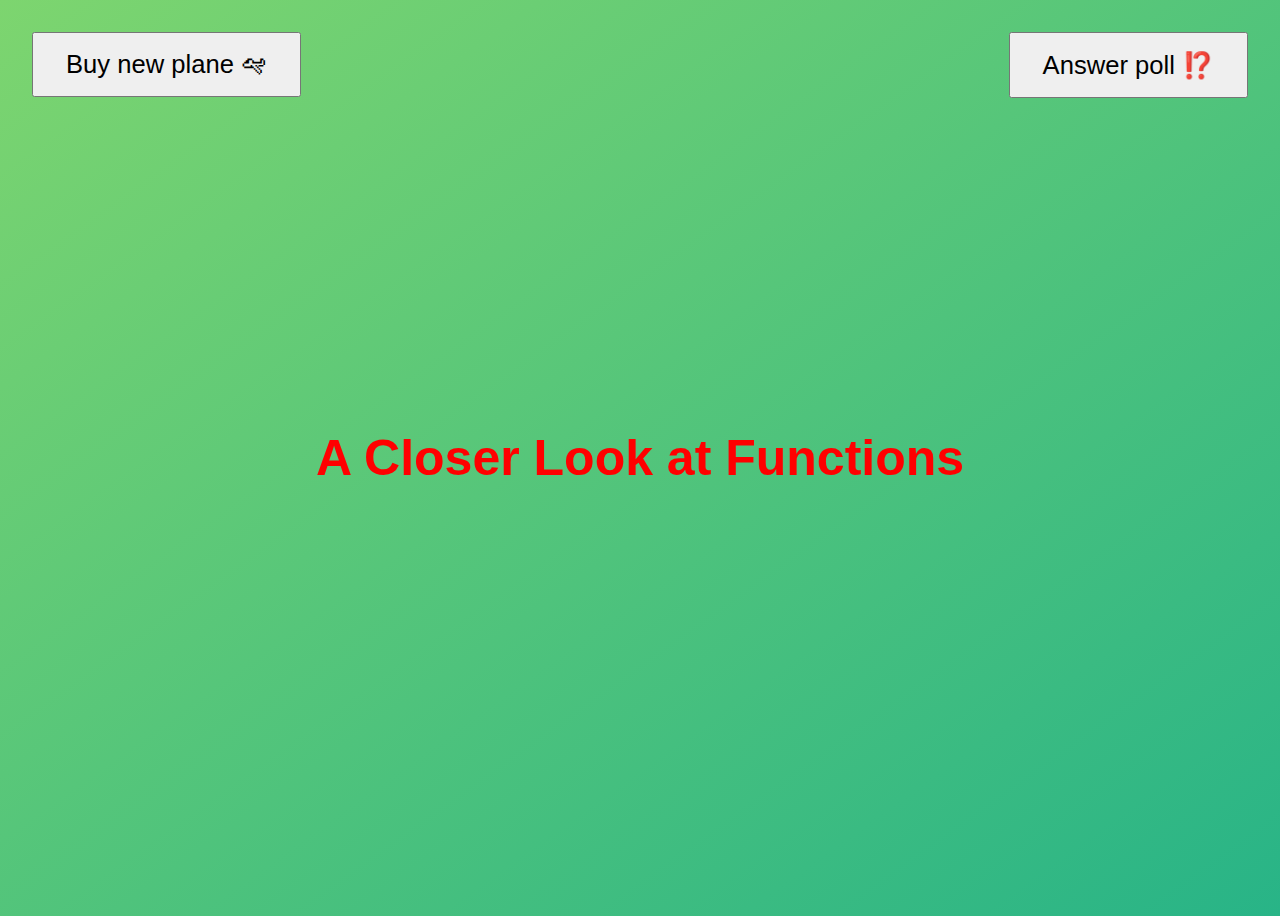
<file: Learnings/Section_10 - Functions/index.html>
<!DOCTYPE html>
<html lang="en">
  <head>
    <meta charset="UTF-8" />
    <meta name="viewport" content="width=device-width, initial-scale=1.0" />
    <meta http-equiv="X-UA-Compatible" content="ie=edge" />
    <title>A Closer Look at Functions</title>
    <style>
      body {
        height: 100vh;
        display: flex;
        align-items: center;
        background: linear-gradient(to top left, #28b487, #7dd56f);
      }
      h1 {
        font-family: sans-serif;
        font-size: 50px;
        line-height: 1.3;
        width: 100%;
        padding: 30px;
        text-align: center;
        color: white;
      }
      .buy,
      .poll {
        font-size: 1.6rem;
        padding: 1rem 2rem;
        position: absolute;
        top: 2rem;
      }
      .buy {
        left: 2rem;
      }
      .poll {
        right: 2rem;
      }
    </style>
  </head>
  <body>
    <h1>A Closer Look at Functions</h1>
    <button class="buy">Buy new plane 🛩</button>
    <button class="poll">Answer poll ⁉️</button>
    <script src="Functions.js"></script>
  </body>
</html>
</file>
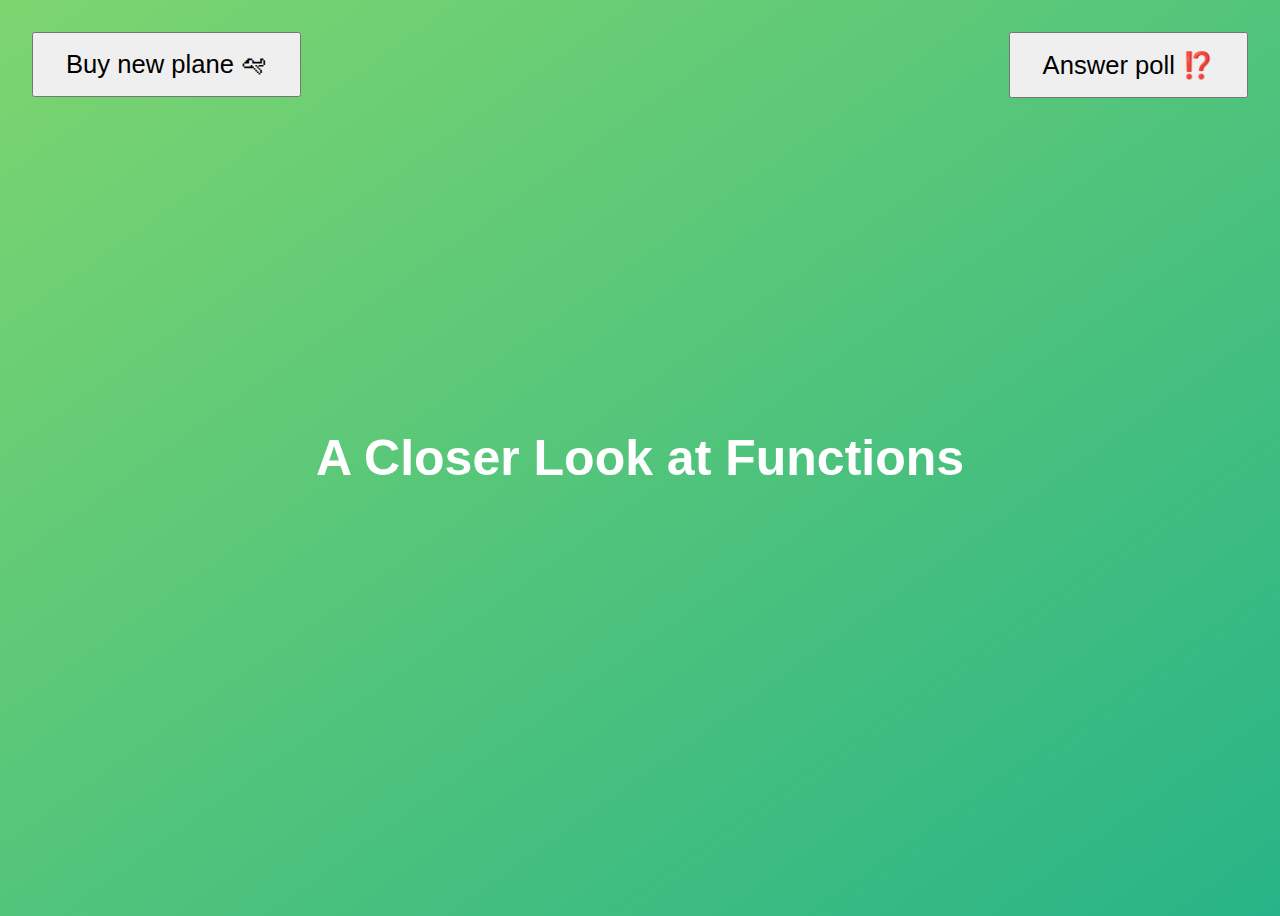
<file: Learnings/Section_10 - HOF/index.html>
<!DOCTYPE html>
<html lang="en">
  <head>
    <meta charset="UTF-8" />
    <meta name="viewport" content="width=device-width, initial-scale=1.0" />
    <meta http-equiv="X-UA-Compatible" content="ie=edge" />
    <title>A Closer Look at Functions</title>
    <style>
      body {
        height: 100vh;
        display: flex;
        align-items: center;
        background: linear-gradient(to top left, #28b487, #7dd56f);
      }
      h1 {
        font-family: sans-serif;
        font-size: 50px;
        line-height: 1.3;
        width: 100%;
        padding: 30px;
        text-align: center;
        color: white;
      }
      .buy,
      .poll {
        font-size: 1.6rem;
        padding: 1rem 2rem;
        position: absolute;
        top: 2rem;
      }
      .buy {
        left: 2rem;
      }
      .poll {
        right: 2rem;
      }
    </style>
  </head>
  <body>
    <h1>A Closer Look at Functions</h1>
    <button class="buy">Buy new plane 🛩</button>
    <button class="poll">Answer poll ⁉️</button>
    <script src="HOF.js"></script>
  </body>
</html>
</file>
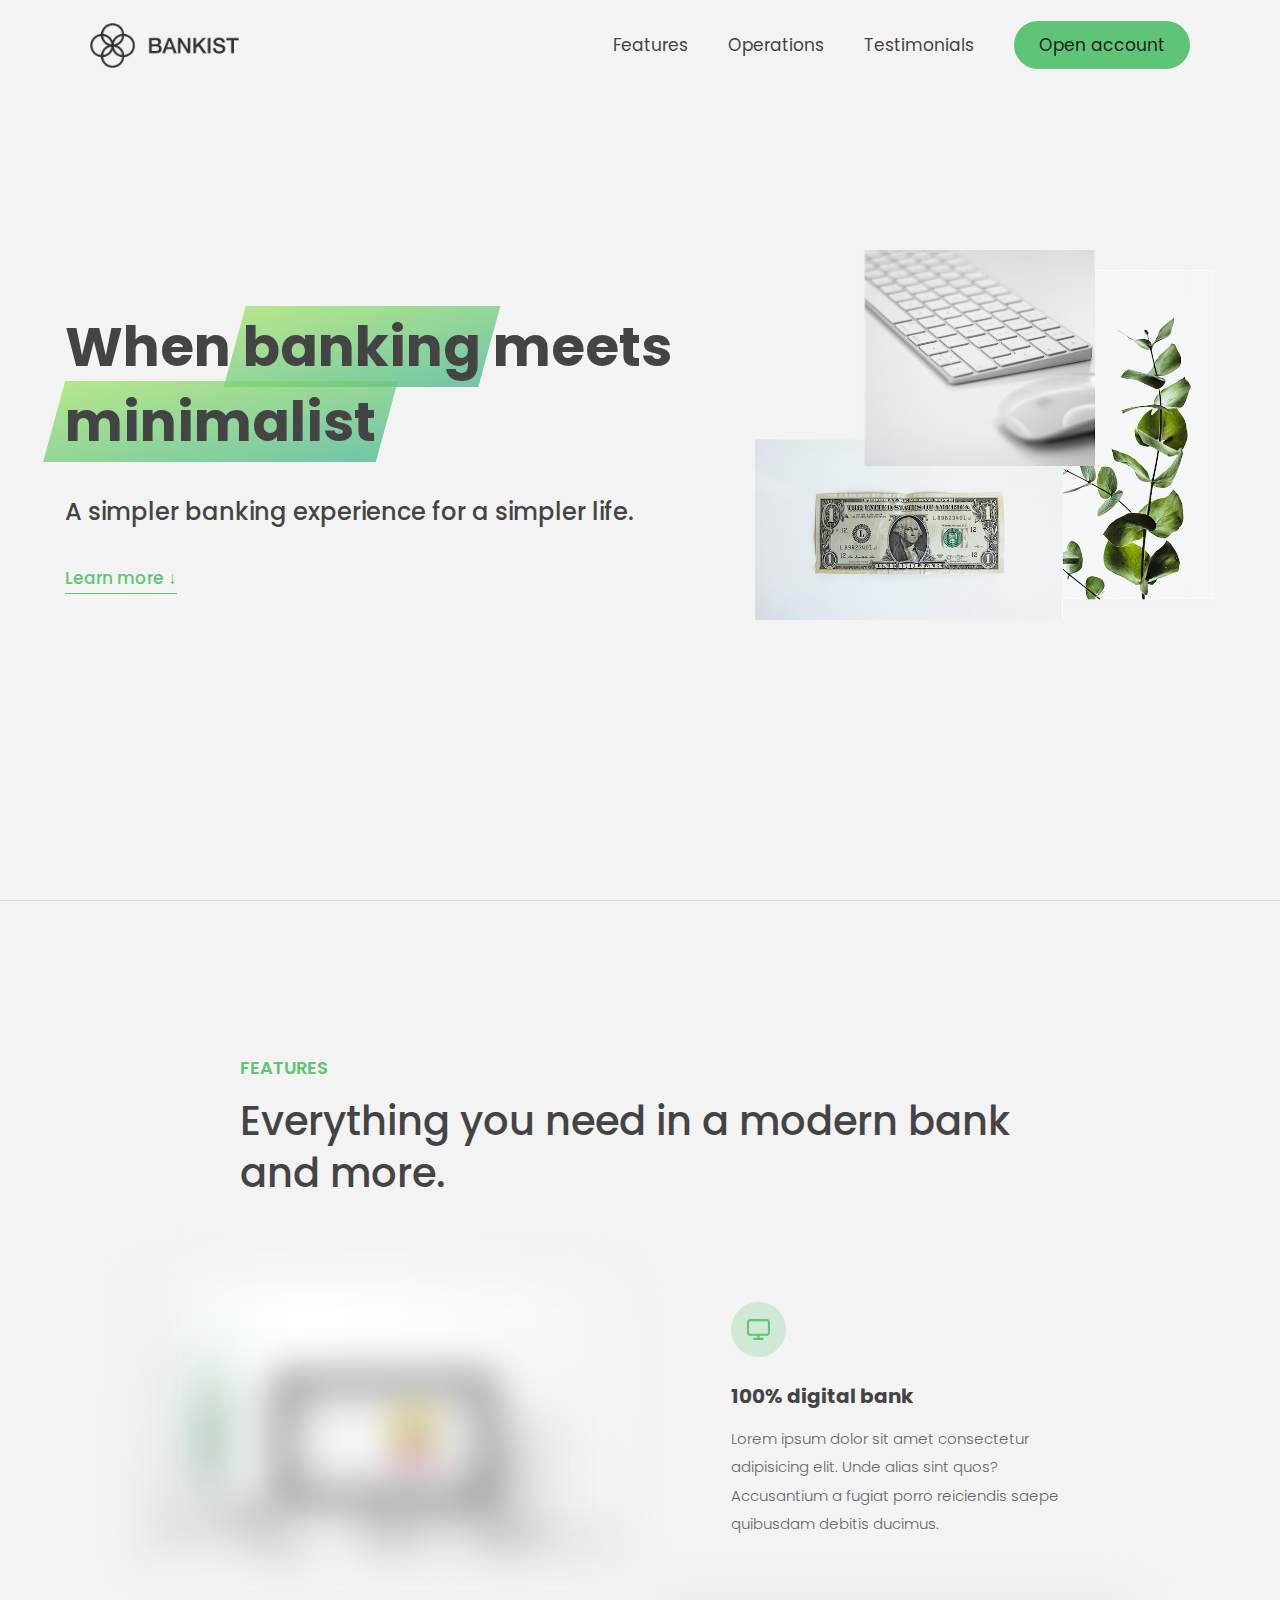
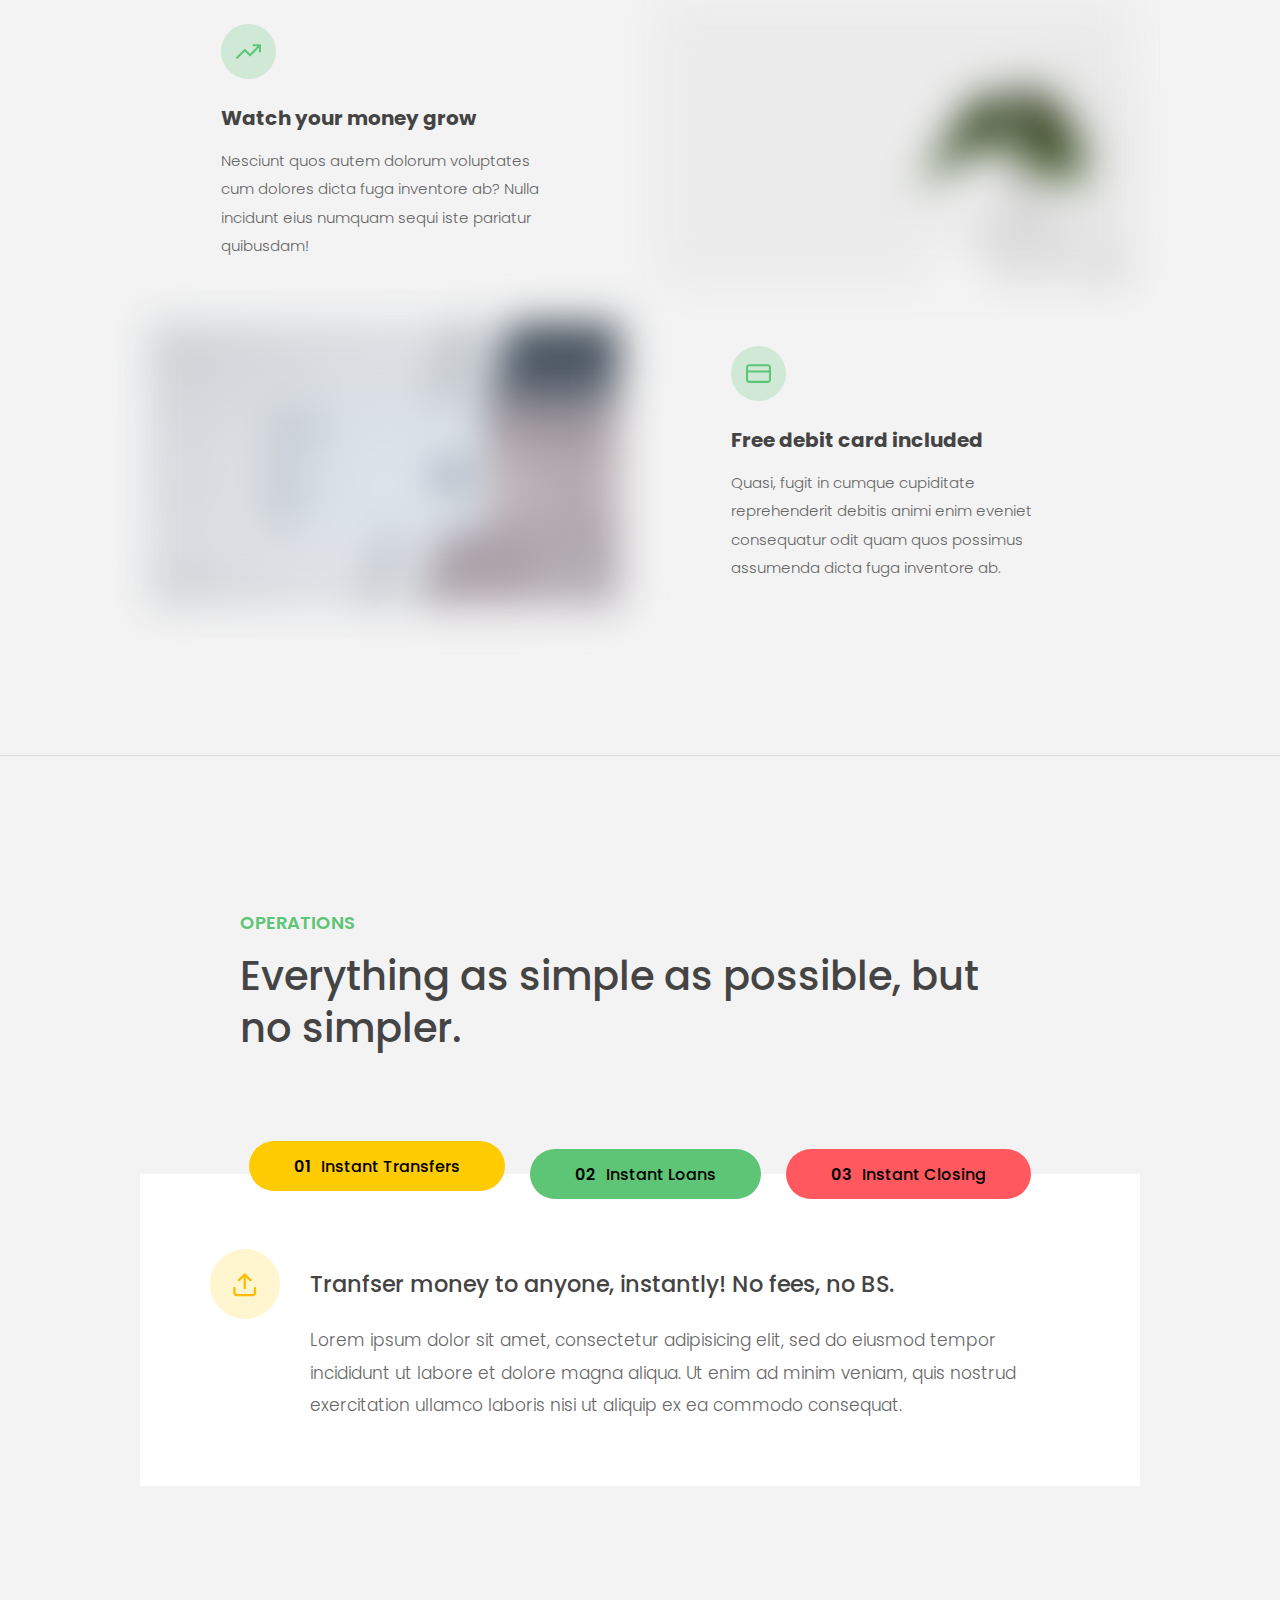
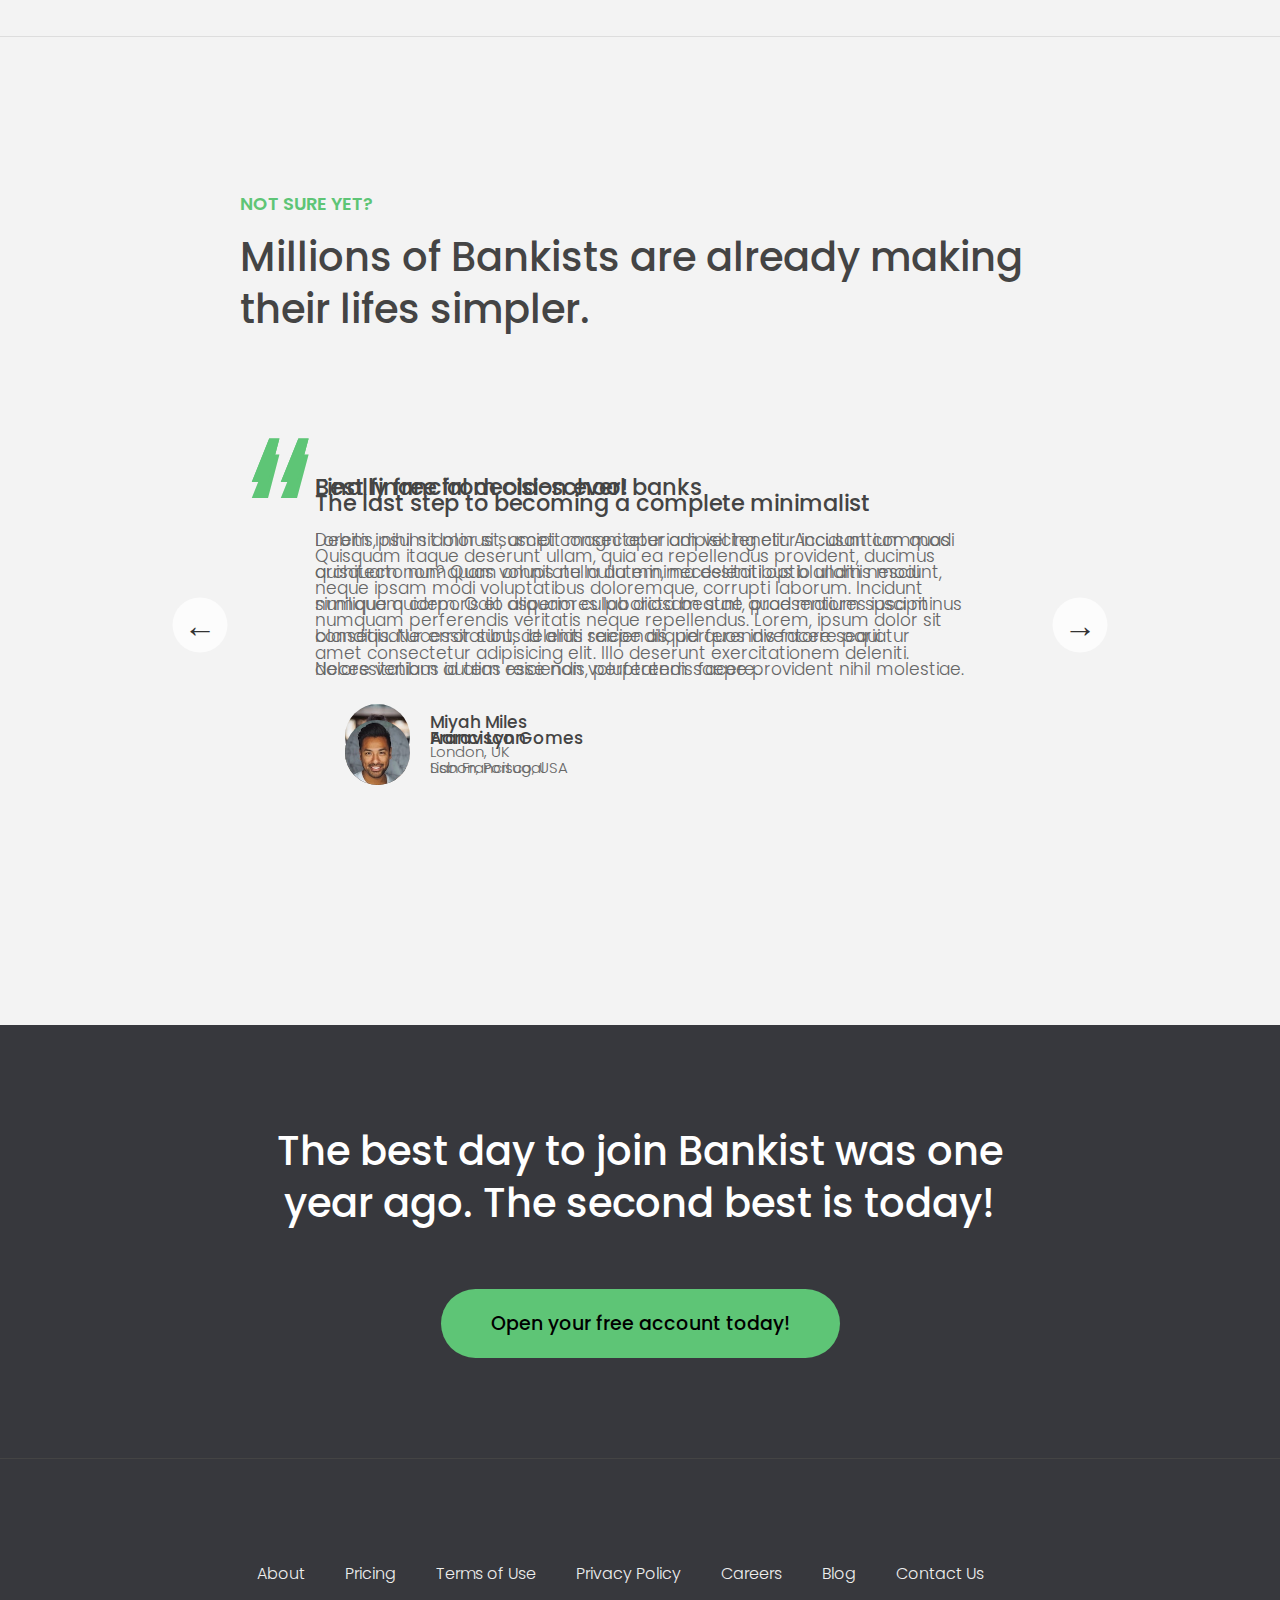
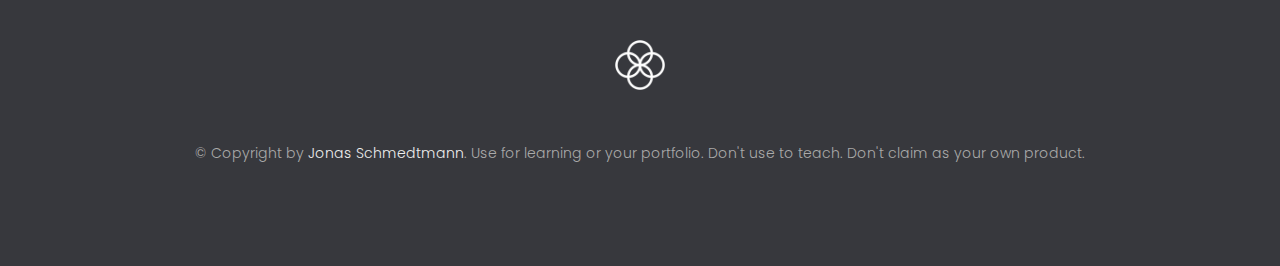
<file: Learnings/Section_13 - advance_DOM/index.html>
<!DOCTYPE html>
<html lang="en">
  <head>
    <meta charset="UTF-8" />
    <meta name="viewport" content="width=device-width, initial-scale=1.0" />
    <meta http-equiv="X-UA-Compatible" content="ie=edge" />
    <link rel="shortcut icon" type="image/png" href="img/icon.png" />

    <link
      href="https://fonts.googleapis.com/css?family=Poppins:300,400,500,600&display=swap"
      rel="stylesheet"
    />
    <link rel="stylesheet" href="style.css" />
    <title>Bankist | When Banking meets Minimalist</title>
  </head>
  <body>
    <header class="header">
      <nav class="nav">
        <img
          src="img/logo.png"
          alt="Bankist logo"
          class="nav__logo"
          id="logo"
        />
        <ul class="nav__links">
          <li class="nav__item">
            <a class="nav__link" href="#section--1">Features</a>
          </li>
          <li class="nav__item">
            <a class="nav__link" href="#section--2">Operations</a>
          </li>
          <li class="nav__item">
            <a class="nav__link" href="#section--3">Testimonials</a>
          </li>
          <li class="nav__item">
            <a class="nav__link nav__link--btn btn--show-modal" href="#"
              >Open account</a
            >
          </li>
        </ul>
      </nav>

      <div class="header__title">
        <h1>
          When
          <!-- Green highlight effect -->
          <span class="highlight">banking</span>
          meets<br />
          <span class="highlight">minimalist</span>
        </h1>
        <h4>A simpler banking experience for a simpler life.</h4>
        <button class="btn--text btn--scroll-to">Learn more &DownArrow;</button>
        <img
          src="img/hero.png"
          class="header__img"
          alt="Minimalist bank items"
        />
      </div>
    </header>

    <section class="section" id="section--1">
      <div class="section__title">
        <h2 class="section__description">Features</h2>
        <h3 class="section__header">
          Everything you need in a modern bank and more.
        </h3>
      </div>

      <div class="features">
        <img
          src="img/digital-lazy.jpg"
          data-src="img/digital.jpg"
          alt="Computer"
          class="features__img lazy-img"
        />
        <div class="features__feature">
          <div class="features__icon">
            <svg>
              <use xlink:href="img/icons.svg#icon-monitor"></use>
            </svg>
          </div>
          <h5 class="features__header">100% digital bank</h5>
          <p>
            Lorem ipsum dolor sit amet consectetur adipisicing elit. Unde alias
            sint quos? Accusantium a fugiat porro reiciendis saepe quibusdam
            debitis ducimus.
          </p>
        </div>

        <div class="features__feature">
          <div class="features__icon">
            <svg>
              <use xlink:href="img/icons.svg#icon-trending-up"></use>
            </svg>
          </div>
          <h5 class="features__header">Watch your money grow</h5>
          <p>
            Nesciunt quos autem dolorum voluptates cum dolores dicta fuga
            inventore ab? Nulla incidunt eius numquam sequi iste pariatur
            quibusdam!
          </p>
        </div>
        <img
          src="img/grow-lazy.jpg"
          data-src="img/grow.jpg"
          alt="Plant"
          class="features__img lazy-img"
        />

        <img
          src="img/card-lazy.jpg"
          data-src="img/card.jpg"
          alt="Credit card"
          class="features__img lazy-img"
        />
        <div class="features__feature">
          <div class="features__icon">
            <svg>
              <use xlink:href="img/icons.svg#icon-credit-card"></use>
            </svg>
          </div>
          <h5 class="features__header">Free debit card included</h5>
          <p>
            Quasi, fugit in cumque cupiditate reprehenderit debitis animi enim
            eveniet consequatur odit quam quos possimus assumenda dicta fuga
            inventore ab.
          </p>
        </div>
      </div>
    </section>

    <section class="section" id="section--2">
      <div class="section__title">
        <h2 class="section__description">Operations</h2>
        <h3 class="section__header">
          Everything as simple as possible, but no simpler.
        </h3>
      </div>

      <div class="operations">
        <div class="operations__tab-container">
          <button
            class="btn operations__tab operations__tab--1 operations__tab--active"
            data-tab="1"
          >
            <span>01</span>Instant Transfers
          </button>
          <button class="btn operations__tab operations__tab--2" data-tab="2">
            <span>02</span>Instant Loans
          </button>
          <button class="btn operations__tab operations__tab--3" data-tab="3">
            <span>03</span>Instant Closing
          </button>
        </div>
        <div
          class="operations__content operations__content--1 operations__content--active"
        >
          <div class="operations__icon operations__icon--1">
            <svg>
              <use xlink:href="img/icons.svg#icon-upload"></use>
            </svg>
          </div>
          <h5 class="operations__header">
            Tranfser money to anyone, instantly! No fees, no BS.
          </h5>
          <p>
            Lorem ipsum dolor sit amet, consectetur adipisicing elit, sed do
            eiusmod tempor incididunt ut labore et dolore magna aliqua. Ut enim
            ad minim veniam, quis nostrud exercitation ullamco laboris nisi ut
            aliquip ex ea commodo consequat.
          </p>
        </div>

        <div class="operations__content operations__content--2">
          <div class="operations__icon operations__icon--2">
            <svg>
              <use xlink:href="img/icons.svg#icon-home"></use>
            </svg>
          </div>
          <h5 class="operations__header">
            Buy a home or make your dreams come true, with instant loans.
          </h5>
          <p>
            Duis aute irure dolor in reprehenderit in voluptate velit esse
            cillum dolore eu fugiat nulla pariatur. Excepteur sint occaecat
            cupidatat non proident, sunt in culpa qui officia deserunt mollit
            anim id est laborum.
          </p>
        </div>
        <div class="operations__content operations__content--3">
          <div class="operations__icon operations__icon--3">
            <svg>
              <use xlink:href="img/icons.svg#icon-user-x"></use>
            </svg>
          </div>
          <h5 class="operations__header">
            No longer need your account? No problem! Close it instantly.
          </h5>
          <p>
            Excepteur sint occaecat cupidatat non proident, sunt in culpa qui
            officia deserunt mollit anim id est laborum. Ut enim ad minim
            veniam, quis nostrud exercitation ullamco laboris nisi ut aliquip ex
            ea commodo consequat.
          </p>
        </div>
      </div>
    </section>

    <section class="section" id="section--3">
      <div class="section__title section__title--testimonials">
        <h2 class="section__description">Not sure yet?</h2>
        <h3 class="section__header">
          Millions of Bankists are already making their lifes simpler.
        </h3>
      </div>

      <div class="slider">
        <div class="slide slide--1">
          <div class="testimonial">
            <h5 class="testimonial__header">Best financial decision ever!</h5>
            <blockquote class="testimonial__text">
              Lorem ipsum dolor sit, amet consectetur adipisicing elit.
              Accusantium quas quisquam non? Quas voluptate nulla minima
              deleniti optio ullam nesciunt, numquam corporis et asperiores
              laboriosam sunt, praesentium suscipit blanditiis. Necessitatibus
              id alias reiciendis, perferendis facere pariatur dolore veniam
              autem esse non voluptatem saepe provident nihil molestiae.
            </blockquote>
            <address class="testimonial__author">
              <img src="img/user-1.jpg" alt="" class="testimonial__photo" />
              <h6 class="testimonial__name">Aarav Lynn</h6>
              <p class="testimonial__location">San Francisco, USA</p>
            </address>
          </div>
        </div>

        <div class="slide slide--2">
          <div class="testimonial">
            <h5 class="testimonial__header">
              The last step to becoming a complete minimalist
            </h5>
            <blockquote class="testimonial__text">
              Quisquam itaque deserunt ullam, quia ea repellendus provident,
              ducimus neque ipsam modi voluptatibus doloremque, corrupti
              laborum. Incidunt numquam perferendis veritatis neque repellendus.
              Lorem, ipsum dolor sit amet consectetur adipisicing elit. Illo
              deserunt exercitationem deleniti.
            </blockquote>
            <address class="testimonial__author">
              <img src="img/user-2.jpg" alt="" class="testimonial__photo" />
              <h6 class="testimonial__name">Miyah Miles</h6>
              <p class="testimonial__location">London, UK</p>
            </address>
          </div>
        </div>

        <div class="slide slide--3">
          <div class="testimonial">
            <h5 class="testimonial__header">
              Finally free from old-school banks
            </h5>
            <blockquote class="testimonial__text">
              Debitis, nihil sit minus suscipit magni aperiam vel tenetur
              incidunt commodi architecto numquam omnis nulla autem,
              necessitatibus blanditiis modi similique quidem. Odio aliquam
              culpa dicta beatae quod maiores ipsa minus consequatur error sunt,
              deleniti saepe aliquid quos inventore sequi. Necessitatibus id
              alias reiciendis, perferendis facere.
            </blockquote>
            <address class="testimonial__author">
              <img src="img/user-3.jpg" alt="" class="testimonial__photo" />
              <h6 class="testimonial__name">Francisco Gomes</h6>
              <p class="testimonial__location">Lisbon, Portugal</p>
            </address>
          </div>
        </div>

        <!-- <div class="slide"><img src="img/img-1.jpg" alt="Photo 1" /></div>
        <div class="slide"><img src="img/img-2.jpg" alt="Photo 2" /></div>
        <div class="slide"><img src="img/img-3.jpg" alt="Photo 3" /></div>
        <div class="slide"><img src="img/img-4.jpg" alt="Photo 4" /></div> -->
        <button class="slider__btn slider__btn--left">&larr;</button>
        <button class="slider__btn slider__btn--right">&rarr;</button>
        <div class="dots"></div>
      </div>
    </section>

    <section class="section section--sign-up">
      <div class="section__title">
        <h3 class="section__header">
          The best day to join Bankist was one year ago. The second best is
          today!
        </h3>
      </div>
      <button class="btn btn--show-modal">Open your free account today!</button>
    </section>

    <footer class="footer">
      <ul class="footer__nav">
        <li class="footer__item">
          <a class="footer__link" href="#">About</a>
        </li>
        <li class="footer__item">
          <a class="footer__link" href="#">Pricing</a>
        </li>
        <li class="footer__item">
          <a class="footer__link" href="#">Terms of Use</a>
        </li>
        <li class="footer__item">
          <a class="footer__link" href="#">Privacy Policy</a>
        </li>
        <li class="footer__item">
          <a class="footer__link" href="#">Careers</a>
        </li>
        <li class="footer__item">
          <a class="footer__link" href="#">Blog</a>
        </li>
        <li class="footer__item">
          <a class="footer__link" href="#">Contact Us</a>
        </li>
      </ul>
      <img src="img/icon.png" alt="Logo" class="footer__logo" />
      <p class="footer__copyright">
        &copy; Copyright by
        <a
          class="footer__link twitter-link"
          target="_blank"
          href="https://twitter.com/jonasschmedtman"
          >Jonas Schmedtmann</a
        >. Use for learning or your portfolio. Don't use to teach. Don't claim
        as your own product.
      </p>
    </footer>

    <div class="modal hidden">
      <button class="btn--close-modal">&times;</button>
      <h2 class="modal__header">
        Open your bank account <br />
        in just <span class="highlight">5 minutes</span>
      </h2>
      <form class="modal__form">
        <label>First Name</label>
        <input type="text" />
        <label>Last Name</label>
        <input type="text" />
        <label>Email Address</label>
        <input type="email" />
        <button class="btn">Next step &rarr;</button>
      </form>
    </div>
    <div class="overlay hidden"></div>

    <script src="script.js"></script>
  </body>
</html>
</file>
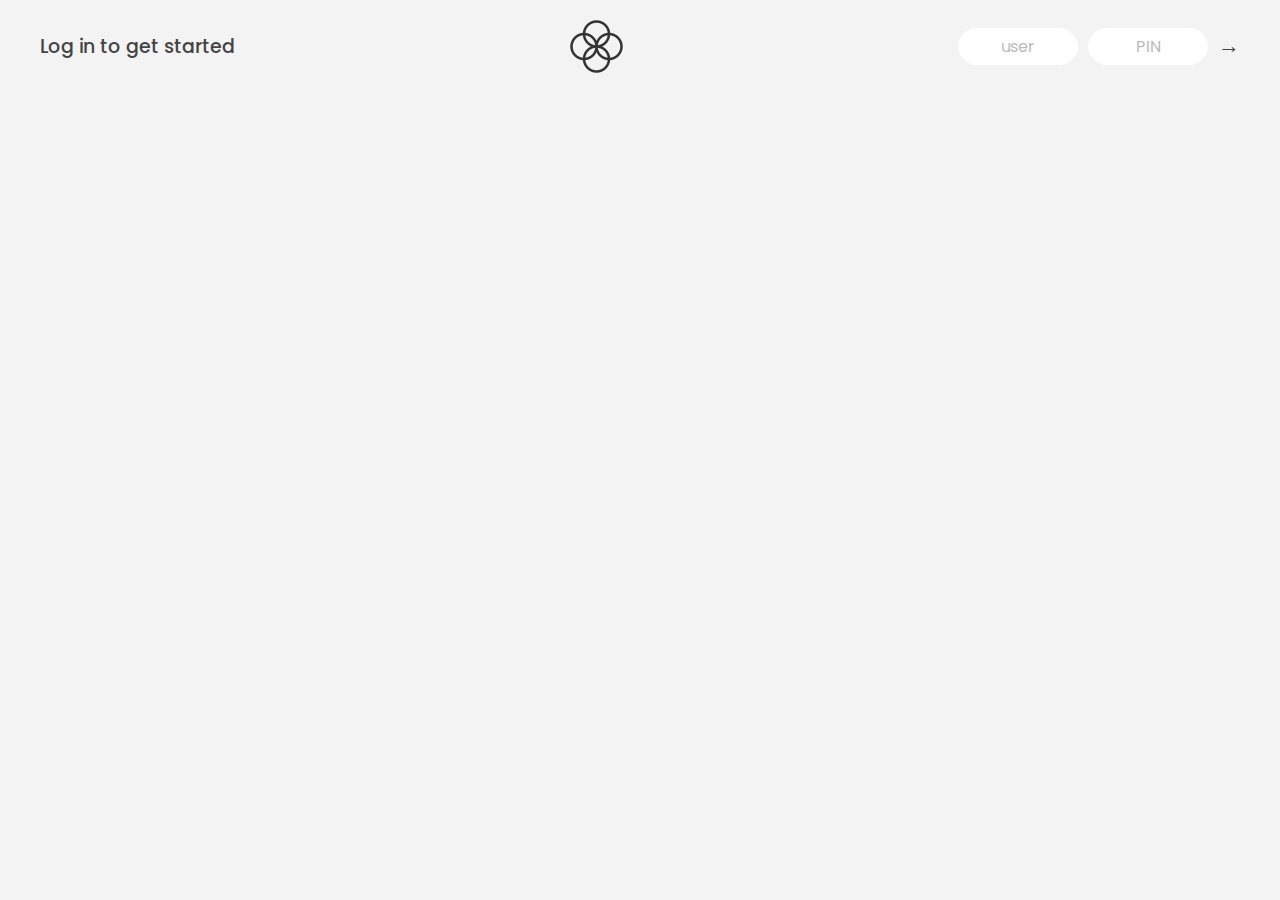
<file: Proj/Section_11 - Array_bankist/index.html>
<!DOCTYPE html>
<html lang="en">
  <head>
    <meta charset="UTF-8" />
    <meta name="viewport" content="width=device-width, initial-scale=1.0" />
    <meta http-equiv="X-UA-Compatible" content="ie=edge" />
    <link rel="shortcut icon" type="image/png" href="/icon.png" />

    <link
      href="https://fonts.googleapis.com/css?family=Poppins:400,500,600&display=swap"
      rel="stylesheet"
    />

    <link rel="stylesheet" href="style.css" />
    <title>Bankist</title>
  </head>
  <body>
    <!-- TOP NAVIGATION -->
    <nav>
      <p class="welcome">Log in to get started</p>
      <img src="logo.png" alt="Logo" class="logo" />
      <form class="login">
        <input
          type="text"
          placeholder="user"
          class="login__input login__input--user"
        />
        <!-- In practice, use type="password" -->
        <input
          type="text"
          placeholder="PIN"
          maxlength="4"
          class="login__input login__input--pin"
        />
        <button class="login__btn">&rarr;</button>
      </form>
    </nav>

    <main class="app">
      <!-- BALANCE -->
      <div class="balance">
        <div>
          <p class="balance__label">Current balance</p>
          <p class="balance__date">
            As of <span class="date">05/03/2037</span>
          </p>
        </div>
        <p class="balance__value">0000€</p>
      </div>

      <!-- MOVEMENTS -->
      <div class="movements">
        <div class="movements__row">
          <div class="movements__type movements__type--deposit">2 deposit</div>
          <div class="movements__date">3 days ago</div>
          <div class="movements__value">4 000€</div>
        </div>
        <div class="movements__row">
          <div class="movements__type movements__type--withdrawal">
            1 withdrawal
          </div>
          <div class="movements__date">24/01/2037</div>
          <div class="movements__value">-378€</div>
        </div>
      </div>

      <!-- SUMMARY -->
      <div class="summary">
        <p class="summary__label">In</p>
        <p class="summary__value summary__value--in">0000€</p>
        <p class="summary__label">Out</p>
        <p class="summary__value summary__value--out">0000€</p>
        <p class="summary__label">Interest</p>
        <p class="summary__value summary__value--interest">0000€</p>
        <button class="btn--sort">&downarrow; SORT</button>
      </div>

      <!-- OPERATION: TRANSFERS -->
      <div class="operation operation--transfer">
        <h2>Transfer money</h2>
        <form class="form form--transfer">
          <input type="text" class="form__input form__input--to" />
          <input type="number" class="form__input form__input--amount" />
          <button class="form__btn form__btn--transfer">&rarr;</button>
          <label class="form__label">Transfer to</label>
          <label class="form__label">Amount</label>
        </form>
      </div>

      <!-- OPERATION: LOAN -->
      <div class="operation operation--loan">
        <h2>Request loan</h2>
        <form class="form form--loan">
          <input type="number" class="form__input form__input--loan-amount" />
          <button class="form__btn form__btn--loan">&rarr;</button>
          <label class="form__label form__label--loan">Amount</label>
        </form>
      </div>

      <!-- OPERATION: CLOSE -->
      <div class="operation operation--close">
        <h2>Close account</h2>
        <form class="form form--close">
          <input type="text" class="form__input form__input--user" />
          <input
            type="password"
            maxlength="6"
            class="form__input form__input--pin"
          />
          <button class="form__btn form__btn--close">&rarr;</button>
          <label class="form__label">Confirm user</label>
          <label class="form__label">Confirm PIN</label>
        </form>
      </div>

      <!-- LOGOUT TIMER -->
      <p class="logout-timer">
        You will be logged out in <span class="timer">05:00</span>
      </p>
    </main>

    <!-- <footer>
      &copy; by Jonas Schmedtmann. Don't claim as your own :)
    </footer> -->

    <script src="script.js"></script>
  </body>
</html>
</file>
<file: Learnings/Section_13 - advance_DOM/style.css>
/* The page is NOT responsive. You can implement responsiveness yourself if you wanna have some fun 😃 */

:root {
  --color-primary: #5ec576;
  --color-secondary: #ffcb03;
  --color-tertiary: #ff585f;
  --color-primary-darker: #4bbb7d;
  --color-secondary-darker: #ffbb00;
  --color-tertiary-darker: #fd424b;
  --color-primary-opacity: #5ec5763a;
  --color-secondary-opacity: #ffcd0331;
  --color-tertiary-opacity: #ff58602d;
  --gradient-primary: linear-gradient(to top left, #39b385, #9be15d);
  --gradient-secondary: linear-gradient(to top left, #ffb003, #ffcb03);
}

* {
  margin: 0;
  padding: 0;
  box-sizing: inherit;
}

html {
  font-size: 62.5%;
  box-sizing: border-box;
}

body {
  font-family: 'Poppins', sans-serif;
  font-weight: 300;
  color: #444;
  line-height: 1.9;
  background-color: #f3f3f3;
}

/* GENERAL ELEMENTS */
.section {
  padding: 15rem 3rem;
  border-top: 1px solid #ddd;

  transition: transform 1s, opacity 1s;
}

.section--hidden {
  opacity: 0;
  transform: translateY(8rem);
}

.section__title {
  max-width: 80rem;
  margin: 0 auto 8rem auto;
}

.section__description {
  font-size: 1.8rem;
  font-weight: 600;
  text-transform: uppercase;
  color: var(--color-primary);
  margin-bottom: 1rem;
}

.section__header {
  font-size: 4rem;
  line-height: 1.3;
  font-weight: 500;
}

.btn {
  display: inline-block;
  background-color: var(--color-primary);
  font-size: 1.6rem;
  font-family: inherit;
  font-weight: 500;
  border: none;
  padding: 1.25rem 4.5rem;
  border-radius: 10rem;
  cursor: pointer;
  transition: all 0.3s;
}

.btn:hover {
  background-color: var(--color-primary-darker);
}

.btn--text {
  display: inline-block;
  background: none;
  font-size: 1.7rem;
  font-family: inherit;
  font-weight: 500;
  color: var(--color-primary);
  border: none;
  border-bottom: 1px solid currentColor;
  padding-bottom: 2px;
  cursor: pointer;
  transition: all 0.3s;
}

p {
  color: #666;
}

/* This is BAD for accessibility! Don't do in the real world! */
button:focus {
  outline: none;
}

img {
  transition: filter 0.5s;
}

.lazy-img {
  filter: blur(20px);
}

/* NAVIGATION */
.nav {
  display: flex;
  justify-content: space-between;
  align-items: center;
  height: 9rem;
  width: 100%;
  padding: 0 6rem;
  z-index: 100;
}

/* nav and stickly class at the same time */
.nav.sticky {
  position: fixed;
  background-color: rgba(255, 255, 255, 0.95);
}

.nav__logo {
  height: 4.5rem;
  transition: all 0.3s;
}

.nav__links {
  display: flex;
  align-items: center;
  list-style: none;
}

.nav__item {
  margin-left: 4rem;
}

.nav__link:link,
.nav__link:visited {
  font-size: 1.7rem;
  font-weight: 400;
  color: inherit;
  text-decoration: none;
  display: block;
  transition: all 0.3s;
}

.nav__link--btn:link,
.nav__link--btn:visited {
  padding: 0.8rem 2.5rem;
  border-radius: 3rem;
  background-color: var(--color-primary);
  color: #222;
}

.nav__link--btn:hover,
.nav__link--btn:active {
  color: inherit;
  background-color: var(--color-primary-darker);
  color: #333;
}

/* HEADER */
.header {
  padding: 0 3rem;
  height: 100vh;
  display: flex;
  flex-direction: column;
  align-items: center;
}

.header__title {
  flex: 1;

  max-width: 115rem;
  display: grid;
  grid-template-columns: 3fr 2fr;
  row-gap: 3rem;
  align-content: center;
  justify-content: center;

  align-items: start;
  justify-items: start;
}

h1 {
  font-size: 5.5rem;
  line-height: 1.35;
}

h4 {
  font-size: 2.4rem;
  font-weight: 500;
}

.header__img {
  width: 100%;
  grid-column: 2 / 3;
  grid-row: 1 / span 4;
  transform: translateY(-6rem);
}

.highlight {
  position: relative;
}

.highlight::after {
  display: block;
  content: '';
  position: absolute;
  bottom: 0;
  left: 0;
  height: 100%;
  width: 100%;
  z-index: -1;
  opacity: 0.7;
  transform: scale(1.07, 1.05) skewX(-15deg);
  background-image: var(--gradient-primary);
}

/* FEATURES */
.features {
  display: grid;
  grid-template-columns: 1fr 1fr;
  gap: 4rem;
  margin: 0 12rem;
}

.features__img {
  width: 100%;
}

.features__feature {
  align-self: center;
  justify-self: center;
  width: 70%;
  font-size: 1.5rem;
}

.features__icon {
  display: flex;
  align-items: center;
  justify-content: center;
  background-color: var(--color-primary-opacity);
  height: 5.5rem;
  width: 5.5rem;
  border-radius: 50%;
  margin-bottom: 2rem;
}

.features__icon svg {
  height: 2.5rem;
  width: 2.5rem;
  fill: var(--color-primary);
}

.features__header {
  font-size: 2rem;
  margin-bottom: 1rem;
}

/* OPERATIONS */
.operations {
  max-width: 100rem;
  margin: 12rem auto 0 auto;

  background-color: #fff;
}

.operations__tab-container {
  display: flex;
  justify-content: center;
}

.operations__tab {
  margin-right: 2.5rem;
  transform: translateY(-50%);
}

.operations__tab span {
  margin-right: 1rem;
  font-weight: 600;
  display: inline-block;
}

.operations__tab--1 {
  background-color: var(--color-secondary);
}

.operations__tab--1:hover {
  background-color: var(--color-secondary-darker);
}

.operations__tab--3 {
  background-color: var(--color-tertiary);
  margin: 0;
}

.operations__tab--3:hover {
  background-color: var(--color-tertiary-darker);
}

.operations__tab--active {
  transform: translateY(-66%);
}

.operations__content {
  display: none;

  /* JUST PRESENTATIONAL */
  font-size: 1.7rem;
  padding: 2.5rem 7rem 6.5rem 7rem;
}

.operations__content--active {
  display: grid;
  grid-template-columns: 7rem 1fr;
  column-gap: 3rem;
  row-gap: 0.5rem;
}

.operations__header {
  font-size: 2.25rem;
  font-weight: 500;
  align-self: center;
}

.operations__icon {
  display: flex;
  align-items: center;
  justify-content: center;
  height: 7rem;
  width: 7rem;
  border-radius: 50%;
}

.operations__icon svg {
  height: 2.75rem;
  width: 2.75rem;
}

.operations__content p {
  grid-column: 2;
}

.operations__icon--1 {
  background-color: var(--color-secondary-opacity);
}
.operations__icon--2 {
  background-color: var(--color-primary-opacity);
}
.operations__icon--3 {
  background-color: var(--color-tertiary-opacity);
}
.operations__icon--1 svg {
  fill: var(--color-secondary-darker);
}
.operations__icon--2 svg {
  fill: var(--color-primary);
}
.operations__icon--3 svg {
  fill: var(--color-tertiary);
}

/* SLIDER */
.slider {
  max-width: 100rem;
  height: 50rem;
  margin: 0 auto;
  position: relative;

  /* IN THE END */
  overflow: hidden;
}

.slide {
  position: absolute;
  top: 0;
  width: 100%;
  height: 50rem;

  display: flex;
  align-items: center;
  justify-content: center;

  /* THIS creates the animation! */
  transition: transform 1s;
}

.slide > img {
  /* Only for images that have different size than slide */
  width: 100%;
  height: 100%;
  object-fit: cover;
}

.slider__btn {
  position: absolute;
  top: 50%;
  z-index: 10;

  border: none;
  background: rgba(255, 255, 255, 0.7);
  font-family: inherit;
  color: #333;
  border-radius: 50%;
  height: 5.5rem;
  width: 5.5rem;
  font-size: 3.25rem;
  cursor: pointer;
}

.slider__btn--left {
  left: 6%;
  transform: translate(-50%, -50%);
}

.slider__btn--right {
  right: 6%;
  transform: translate(50%, -50%);
}

.dots {
  position: absolute;
  bottom: 5%;
  left: 50%;
  transform: translateX(-50%);
  display: flex;
}

.dots__dot {
  border: none;
  background-color: #b9b9b9;
  opacity: 0.7;
  height: 1rem;
  width: 1rem;
  border-radius: 50%;
  margin-right: 1.75rem;
  cursor: pointer;
  transition: all 0.5s;

  /* Only necessary when overlying images */
  /* box-shadow: 0 0.6rem 1.5rem rgba(0, 0, 0, 0.7); */
}

.dots__dot:last-child {
  margin: 0;
}

.dots__dot--active {
  /* background-color: #fff; */
  background-color: #888;
  opacity: 1;
}

/* TESTIMONIALS */
.testimonial {
  width: 65%;
  position: relative;
}

.testimonial::before {
  content: '\201C';
  position: absolute;
  top: -5.7rem;
  left: -6.8rem;
  line-height: 1;
  font-size: 20rem;
  font-family: inherit;
  color: var(--color-primary);
  z-index: -1;
}

.testimonial__header {
  font-size: 2.25rem;
  font-weight: 500;
  margin-bottom: 1.5rem;
}

.testimonial__text {
  font-size: 1.7rem;
  margin-bottom: 3.5rem;
  color: #666;
}

.testimonial__author {
  margin-left: 3rem;
  font-style: normal;

  display: grid;
  grid-template-columns: 6.5rem 1fr;
  column-gap: 2rem;
}

.testimonial__photo {
  grid-row: 1 / span 2;
  width: 6.5rem;
  border-radius: 50%;
}

.testimonial__name {
  font-size: 1.7rem;
  font-weight: 500;
  align-self: end;
  margin: 0;
}

.testimonial__location {
  font-size: 1.5rem;
}

.section__title--testimonials {
  margin-bottom: 4rem;
}

/* SIGNUP */
.section--sign-up {
  background-color: #37383d;
  border-top: none;
  border-bottom: 1px solid #444;
  text-align: center;
  padding: 10rem 3rem;
}

.section--sign-up .section__header {
  color: #fff;
  text-align: center;
}

.section--sign-up .section__title {
  margin-bottom: 6rem;
}

.section--sign-up .btn {
  font-size: 1.9rem;
  padding: 2rem 5rem;
}

/* FOOTER */
.footer {
  padding: 10rem 3rem;
  background-color: #37383d;
}

.footer__nav {
  list-style: none;
  display: flex;
  justify-content: center;
  margin-bottom: 5rem;
}

.footer__item {
  margin-right: 4rem;
}

.footer__link {
  font-size: 1.6rem;
  color: #eee;
  text-decoration: none;
}

.footer__logo {
  height: 5rem;
  display: block;
  margin: 0 auto;
  margin-bottom: 5rem;
}

.footer__copyright {
  font-size: 1.4rem;
  color: #aaa;
  text-align: center;
}

.footer__copyright .footer__link {
  font-size: 1.4rem;
}

/* MODAL WINDOW */
.modal {
  position: fixed;
  top: 50%;
  left: 50%;
  transform: translate(-50%, -50%);
  max-width: 60rem;
  background-color: #f3f3f3;
  padding: 5rem 6rem;
  box-shadow: 0 4rem 6rem rgba(0, 0, 0, 0.3);
  z-index: 1000;
  transition: all 0.5s;
}

.overlay {
  position: fixed;
  top: 0;
  left: 0;
  width: 100%;
  height: 100%;
  background-color: rgba(0, 0, 0, 0.5);
  backdrop-filter: blur(4px);
  z-index: 100;
  transition: all 0.5s;
}

.modal__header {
  font-size: 3.25rem;
  margin-bottom: 4.5rem;
  line-height: 1.5;
}

.modal__form {
  margin: 0 3rem;
  display: grid;
  grid-template-columns: 1fr 2fr;
  align-items: center;
  gap: 2.5rem;
}

.modal__form label {
  font-size: 1.7rem;
  font-weight: 500;
}

.modal__form input {
  font-size: 1.7rem;
  padding: 1rem 1.5rem;
  border: 1px solid #ddd;
  border-radius: 0.5rem;
}

.modal__form button {
  grid-column: 1 / span 2;
  justify-self: center;
  margin-top: 1rem;
}

.btn--close-modal {
  font-family: inherit;
  color: inherit;
  position: absolute;
  top: 0.5rem;
  right: 2rem;
  font-size: 4rem;
  cursor: pointer;
  border: none;
  background: none;
}

.hidden {
  visibility: hidden;
  opacity: 0;
}

/* COOKIE MESSAGE */
.cookie-message {
  display: flex;
  align-items: center;
  justify-content: space-evenly;
  width: 100%;
  background-color: white;
  color: #bbb;
  font-size: 1.5rem;
  font-weight: 400;
}
</file>
<file: Proj/Section_11 - Array_bankist/style.css>
/*
 * Use this CSS to learn some intersting techniques,
 * in case you're wondering how I built the UI.
 * Have fun! 😁
 */

* {
  margin: 0;
  padding: 0;
  box-sizing: inherit;
}

html {
  font-size: 62.5%;
  box-sizing: border-box;
}

body {
  font-family: "Poppins", sans-serif;
  color: #444;
  background-color: #f3f3f3;
  height: 100vh;
  padding: 2rem;
}

nav {
  display: flex;
  justify-content: space-between;
  align-items: center;
  padding: 0 2rem;
}

.welcome {
  font-size: 1.9rem;
  font-weight: 500;
}

.logo {
  height: 5.25rem;
}

.login {
  display: flex;
}

.login__input {
  border: none;
  padding: 0.5rem 2rem;
  font-size: 1.6rem;
  font-family: inherit;
  text-align: center;
  width: 12rem;
  border-radius: 10rem;
  margin-right: 1rem;
  color: inherit;
  border: 1px solid #fff;
  transition: all 0.3s;
}

.login__input:focus {
  outline: none;
  border: 1px solid #ccc;
}

.login__input::placeholder {
  color: #bbb;
}

.login__btn {
  border: none;
  background: none;
  font-size: 2.2rem;
  color: inherit;
  cursor: pointer;
  transition: all 0.3s;
}

.login__btn:hover,
.login__btn:focus,
.btn--sort:hover,
.btn--sort:focus {
  outline: none;
  color: #777;
}

/* MAIN */
.app {
  position: relative;
  max-width: 100rem;
  margin: 4rem auto;
  display: grid;
  grid-template-columns: 4fr 3fr;
  grid-template-rows: auto repeat(3, 15rem) auto;
  gap: 2rem;

  /* NOTE This creates the fade in/out anumation */
  opacity: 0;
  transition: all 1s;
}

.balance {
  grid-column: 1 / span 2;
  display: flex;
  align-items: flex-end;
  justify-content: space-between;
  margin-bottom: 2rem;
}

.balance__label {
  font-size: 2.2rem;
  font-weight: 500;
  margin-bottom: -0.2rem;
}

.balance__date {
  font-size: 1.4rem;
  color: #888;
}

.balance__value {
  font-size: 4.5rem;
  font-weight: 400;
}

/* MOVEMENTS */
.movements {
  grid-row: 2 / span 3;
  background-color: #fff;
  border-radius: 1rem;
  overflow: scroll;
}

.movements__row {
  padding: 2.25rem 4rem;
  display: flex;
  align-items: center;
  border-bottom: 1px solid #eee;
}

.movements__type {
  font-size: 1.1rem;
  text-transform: uppercase;
  font-weight: 500;
  color: #fff;
  padding: 0.1rem 1rem;
  border-radius: 10rem;
  margin-right: 2rem;
}

.movements__date {
  font-size: 1.1rem;
  text-transform: uppercase;
  font-weight: 500;
  color: #666;
}

.movements__type--deposit {
  background-image: linear-gradient(to top left, #39b385, #9be15d);
}

.movements__type--withdrawal {
  background-image: linear-gradient(to top left, #e52a5a, #ff585f);
}

.movements__value {
  font-size: 1.7rem;
  margin-left: auto;
}

/* SUMMARY */
.summary {
  grid-row: 5 / 6;
  display: flex;
  align-items: baseline;
  padding: 0 0.3rem;
  margin-top: 1rem;
}

.summary__label {
  font-size: 1.2rem;
  font-weight: 500;
  text-transform: uppercase;
  margin-right: 0.8rem;
}

.summary__value {
  font-size: 2.2rem;
  margin-right: 2.5rem;
}

.summary__value--in,
.summary__value--interest {
  color: #66c873;
}

.summary__value--out {
  color: #f5465d;
}

.btn--sort {
  margin-left: auto;
  border: none;
  background: none;
  font-size: 1.3rem;
  font-weight: 500;
  cursor: pointer;
}

/* OPERATIONS */
.operation {
  border-radius: 1rem;
  padding: 3rem 4rem;
  color: #333;
}

.operation--transfer {
  background-image: linear-gradient(to top left, #ffb003, #ffcb03);
}

.operation--loan {
  background-image: linear-gradient(to top left, #39b385, #9be15d);
}

.operation--close {
  background-image: linear-gradient(to top left, #e52a5a, #ff585f);
}

h2 {
  margin-bottom: 1.5rem;
  font-size: 1.7rem;
  font-weight: 600;
  color: #333;
}

.form {
  display: grid;
  grid-template-columns: 2.5fr 2.5fr 1fr;
  grid-template-rows: auto auto;
  gap: 0.4rem 1rem;
}

/* Exceptions for interst */
.form.form--loan {
  grid-template-columns: 2.5fr 1fr 2.5fr;
}
.form__label--loan {
  grid-row: 2;
}
/* End exceptions */

.form__input {
  width: 100%;
  border: none;
  background-color: rgba(255, 255, 255, 0.4);
  font-family: inherit;
  font-size: 1.5rem;
  text-align: center;
  color: #333;
  padding: 0.3rem 1rem;
  border-radius: 0.7rem;
  transition: all 0.3s;
}

.form__input:focus {
  outline: none;
  background-color: rgba(255, 255, 255, 0.6);
}

.form__label {
  font-size: 1.3rem;
  text-align: center;
}

.form__btn {
  border: none;
  border-radius: 0.7rem;
  font-size: 1.8rem;
  background-color: #fff;
  cursor: pointer;
  transition: all 0.3s;
}

.form__btn:focus {
  outline: none;
  background-color: rgba(255, 255, 255, 0.8);
}

.logout-timer {
  padding: 0 0.3rem;
  margin-top: 1.9rem;
  text-align: right;
  font-size: 1.25rem;
}

.timer {
  font-weight: 600;
}
</file>
